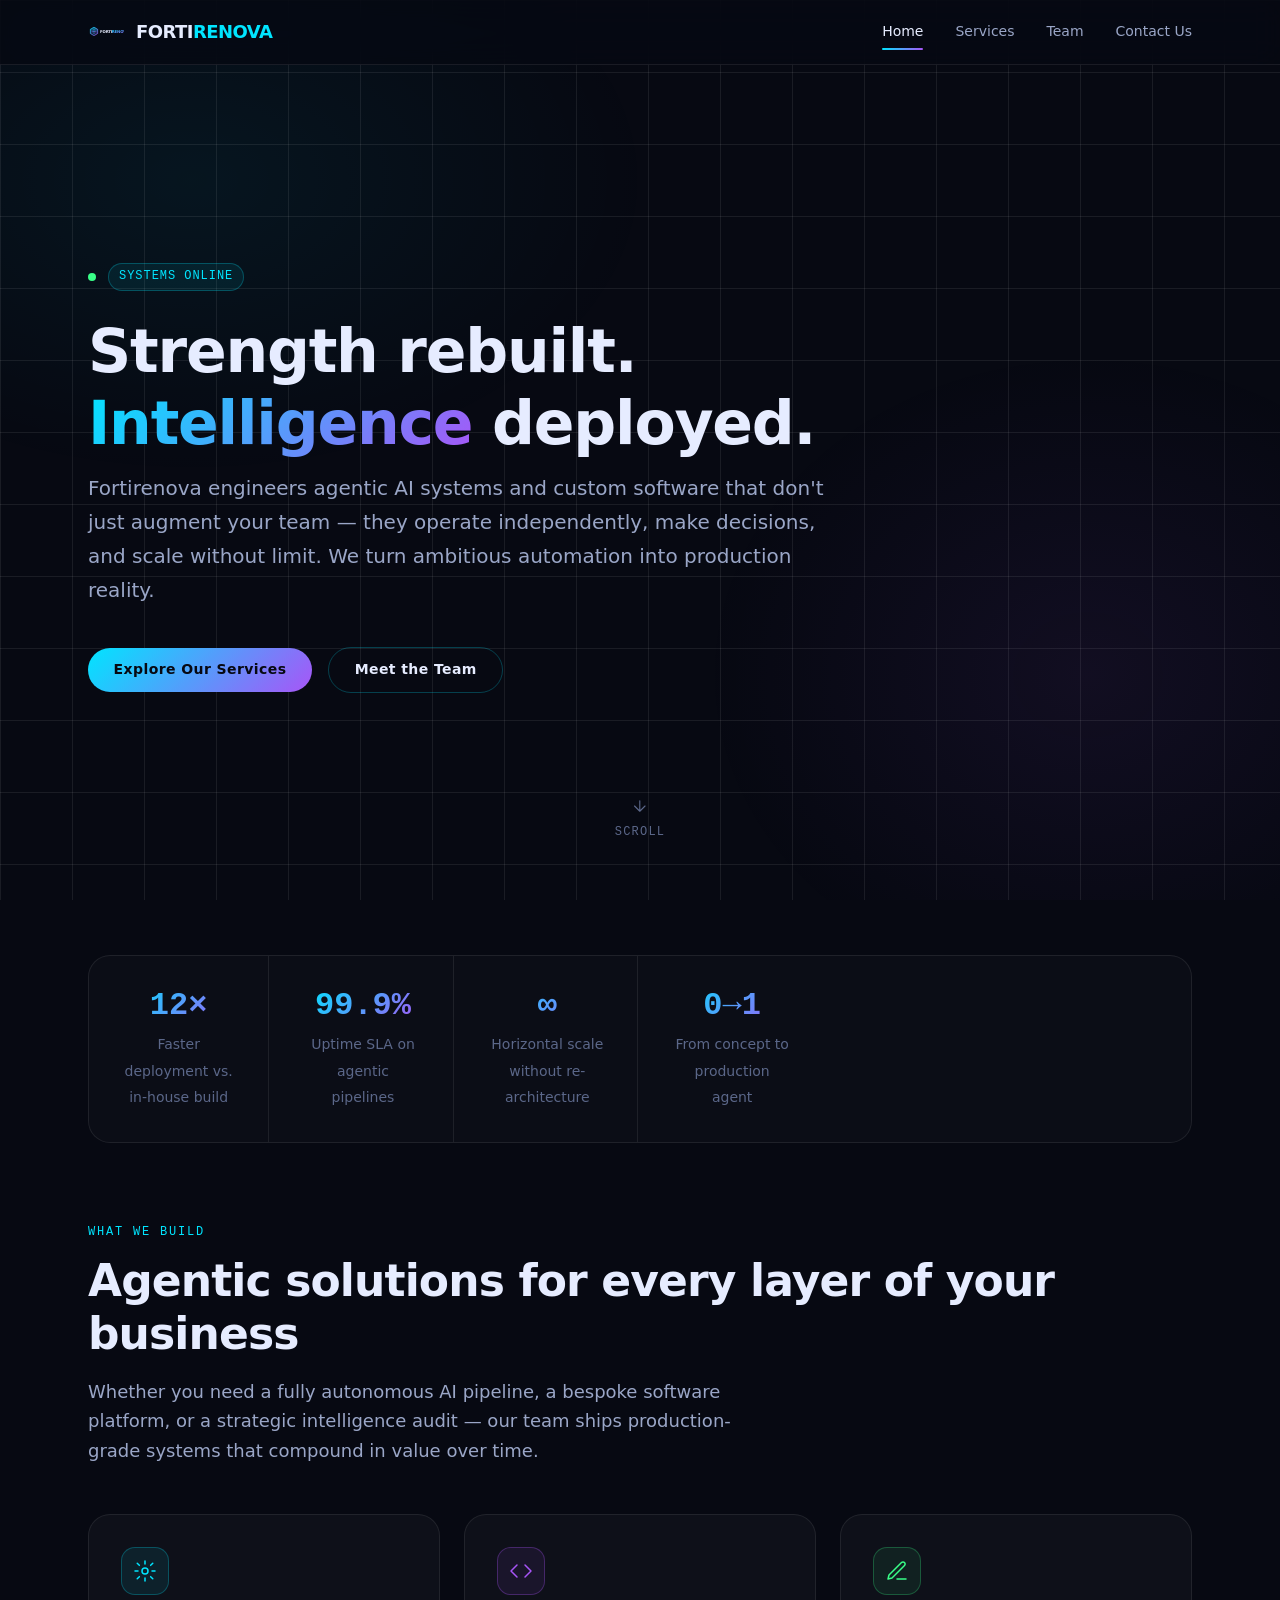
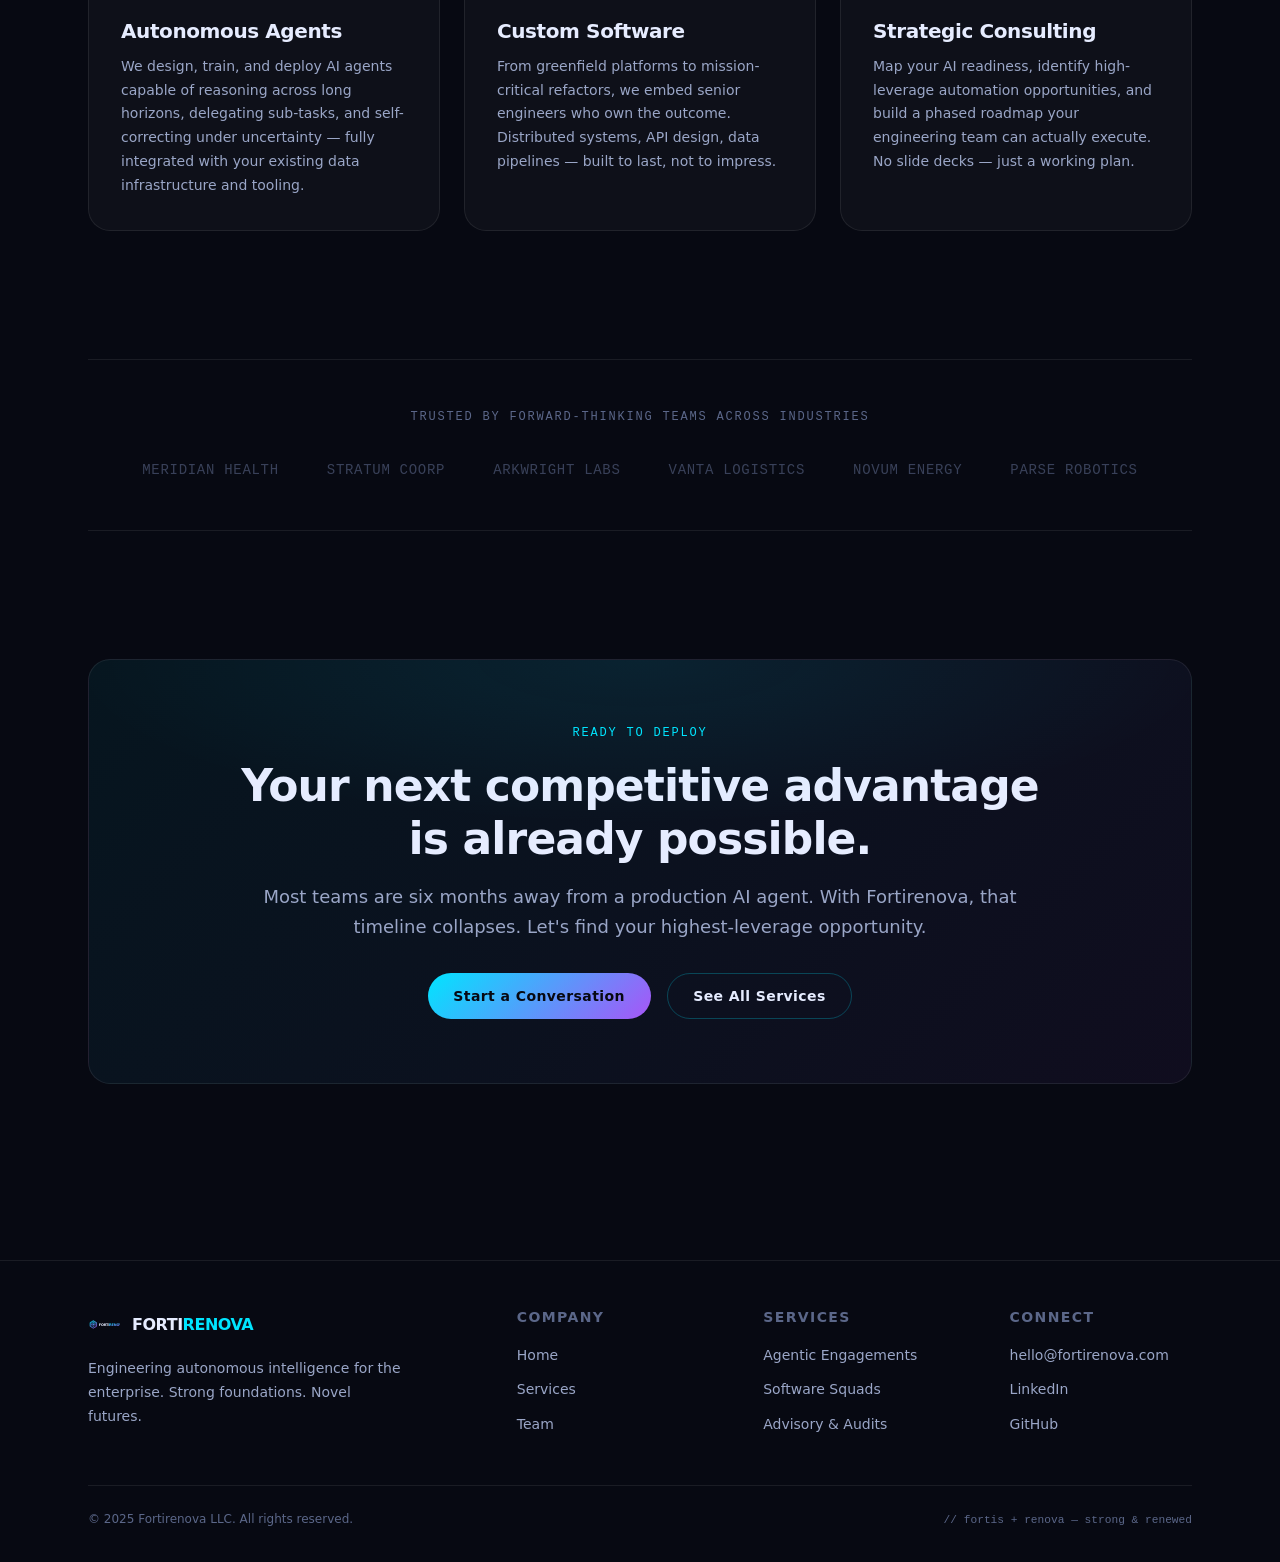
<file: html/index.html>
<!DOCTYPE html>
<html lang="en">
<head>
  <meta charset="UTF-8">
  <meta name="viewport" content="width=device-width, initial-scale=1.0">
  <meta name="description" content="Fortirenova — Agentic AI solutions and custom software for forward-thinking enterprises. We build autonomous intelligent systems that work.">
  <title>Fortirenova — Strength Rebuilt. Intelligence Deployed.</title>
  <link rel="stylesheet" href="assets/css/tokens.css">
  <link rel="stylesheet" href="assets/css/base.css">
  <link rel="stylesheet" href="assets/css/layout.css">
  <link rel="stylesheet" href="assets/css/pages.css">
  <link rel="icon" type="image/svg+xml" href="assets/img/logo.svg">
</head>
<body>

<!-- ── Navigation ──────────────────────────────────────── -->
<header class="site-header">
  <div class="container nav-inner">
    <a href="index.html" class="nav-logo" aria-label="Fortirenova home">
      <img src="assets/img/logo.svg" alt="" class="nav-logo-mark" width="36" height="36">
      <span class="nav-logo-name">FORTI<span>RENOVA</span></span>
    </a>
    <nav class="nav-links" aria-label="Primary navigation">
      <a href="index.html" aria-current="page">Home</a>
      <a href="services.html">Services</a>
      <a href="team.html">Team</a>
      <a href="mailto:hello@fortirenova.com">Contact Us</a>
    </nav>
    <button class="nav-hamburger" id="nav-toggle" aria-expanded="false" aria-controls="nav-mobile" aria-label="Toggle navigation">
      <span></span><span></span><span></span>
    </button>
  </div>
  <nav class="nav-mobile" id="nav-mobile" aria-label="Mobile navigation">
    <a href="index.html" aria-current="page">Home</a>
    <a href="services.html">Services</a>
    <a href="team.html">Team</a>
    <a href="mailto:hello@fortirenova.com">Contact Us</a>
  </nav>
</header>

<!-- ── Hero ────────────────────────────────────────────── -->
<main>
<section class="hero container">
  <div class="hero-eyebrow">
    <span class="status-dot" aria-hidden="true"></span>
    <span class="tag">Systems Online</span>
  </div>
  <h1>
    Strength rebuilt.<br>
    <span class="hero-cycle" aria-label="Intelligence deployed">
      <span class="hero-cycle-words" aria-hidden="true">
        <span>Intelligence</span>
        <span>Autonomy</span>
        <span>Velocity</span>
      </span>
    </span>
    deployed.
  </h1>
  <p class="hero-sub">
    Fortirenova engineers agentic AI systems and custom software that don't just augment your team —
    they operate independently, make decisions, and scale without limit. We turn ambitious automation
    into production reality.
  </p>
  <div class="hero-actions">
    <a href="services.html" class="btn btn-primary">Explore Our Services</a>
    <a href="team.html" class="btn btn-ghost">Meet the Team</a>
  </div>
  <div class="hero-scroll" aria-hidden="true">
    <svg viewBox="0 0 24 24" fill="none" stroke="currentColor" stroke-width="1.5" stroke-linecap="round" stroke-linejoin="round">
      <path d="M12 5v14M5 12l7 7 7-7"/>
    </svg>
    <span>Scroll</span>
  </div>
</section>

<!-- ── Stats ────────────────────────────────────────────── -->
<section class="section container">
  <div class="stats-strip">
    <div class="stat-item">
      <span class="stat-value">12×</span>
      <span class="stat-label">Faster deployment vs. in-house build</span>
    </div>
    <div class="stat-item">
      <span class="stat-value">99.9%</span>
      <span class="stat-label">Uptime SLA on agentic pipelines</span>
    </div>
    <div class="stat-item">
      <span class="stat-value">∞</span>
      <span class="stat-label">Horizontal scale without re-architecture</span>
    </div>
    <div class="stat-item">
      <span class="stat-value">0→1</span>
      <span class="stat-label">From concept to production agent</span>
    </div>
  </div>
</section>

<!-- ── Value props ──────────────────────────────────────── -->
<section class="section container">
  <span class="section-label">What We Build</span>
  <h2 class="section-title">Agentic solutions for every layer of your business</h2>
  <p class="section-sub">
    Whether you need a fully autonomous AI pipeline, a bespoke software platform, or a strategic
    intelligence audit — our team ships production-grade systems that compound in value over time.
  </p>

  <div class="props-grid">
    <div class="prop-card">
      <div class="prop-icon">
        <svg viewBox="0 0 24 24" fill="none" stroke="currentColor" stroke-width="1.5" stroke-linecap="round" stroke-linejoin="round">
          <circle cx="12" cy="12" r="3"/><path d="M12 2v3M12 19v3M4.22 4.22l2.12 2.12M17.66 17.66l2.12 2.12M2 12h3M19 12h3M4.22 19.78l2.12-2.12M17.66 6.34l2.12-2.12"/>
        </svg>
      </div>
      <h3>Autonomous Agents</h3>
      <p>
        We design, train, and deploy AI agents capable of reasoning across long horizons, delegating
        sub-tasks, and self-correcting under uncertainty — fully integrated with your existing data
        infrastructure and tooling.
      </p>
    </div>

    <div class="prop-card">
      <div class="prop-icon" style="background:rgb(168 85 247 / 0.08);border-color:rgb(168 85 247 / 0.3);">
        <svg viewBox="0 0 24 24" fill="none" stroke="var(--accent-violet)" stroke-width="1.5" stroke-linecap="round" stroke-linejoin="round">
          <polyline points="16 18 22 12 16 6"/><polyline points="8 6 2 12 8 18"/>
        </svg>
      </div>
      <h3>Custom Software</h3>
      <p>
        From greenfield platforms to mission-critical refactors, we embed senior engineers who
        own the outcome. Distributed systems, API design, data pipelines — built to last, not to impress.
      </p>
    </div>

    <div class="prop-card">
      <div class="prop-icon" style="background:rgb(57 255 136 / 0.07);border-color:rgb(57 255 136 / 0.25);">
        <svg viewBox="0 0 24 24" fill="none" stroke="var(--accent-green)" stroke-width="1.5" stroke-linecap="round" stroke-linejoin="round">
          <path d="M12 20h9"/><path d="M16.5 3.5a2.121 2.121 0 013 3L7 19l-4 1 1-4 12.5-12.5z"/>
        </svg>
      </div>
      <h3>Strategic Consulting</h3>
      <p>
        Map your AI readiness, identify high-leverage automation opportunities, and build a phased
        roadmap your engineering team can actually execute. No slide decks — just a working plan.
      </p>
    </div>
  </div>
</section>

<!-- ── Trust strip ──────────────────────────────────────── -->
<section class="container">
  <div class="trust-strip">
    <p>Trusted by forward-thinking teams across industries</p>
    <div class="trust-logos" aria-hidden="true">
      <span>MERIDIAN HEALTH</span>
      <span>STRATUM COORP</span>
      <span>ARKWRIGHT LABS</span>
      <span>VANTA LOGISTICS</span>
      <span>NOVUM ENERGY</span>
      <span>PARSE ROBOTICS</span>
    </div>
  </div>
</section>

<!-- ── CTA ──────────────────────────────────────────────── -->
<section class="section container">
  <div class="cta-banner">
    <span class="section-label" style="display:block;margin-bottom:var(--space-4);">Ready to Deploy</span>
    <h2>Your next competitive advantage<br>is already possible.</h2>
    <p>
      Most teams are six months away from a production AI agent. With Fortirenova,
      that timeline collapses. Let's find your highest-leverage opportunity.
    </p>
    <div style="display:flex;gap:1rem;justify-content:center;flex-wrap:wrap;">
      <a href="mailto:hello@fortirenova.com" class="btn btn-primary">Start a Conversation</a>
      <a href="services.html" class="btn btn-ghost">See All Services</a>
    </div>
  </div>
</section>
</main>

<!-- ── Footer ───────────────────────────────────────────── -->
<footer class="site-footer">
  <div class="container">
    <div class="footer-inner">
      <div class="footer-brand">
        <a href="index.html" class="nav-logo" aria-label="Fortirenova home">
          <img src="assets/img/logo.svg" alt="" width="32" height="32">
          <span class="nav-logo-name" style="font-size:1rem;">FORTI<span>RENOVA</span></span>
        </a>
        <p>Engineering autonomous intelligence for the enterprise. Strong foundations. Novel futures.</p>
      </div>
      <div class="footer-col">
        <h4>Company</h4>
        <ul>
          <li><a href="index.html">Home</a></li>
          <li><a href="services.html">Services</a></li>
          <li><a href="team.html">Team</a></li>
        </ul>
      </div>
      <div class="footer-col">
        <h4>Services</h4>
        <ul>
          <li><a href="services.html#agents">Agentic Engagements</a></li>
          <li><a href="services.html#software">Software Squads</a></li>
          <li><a href="services.html#advisory">Advisory &amp; Audits</a></li>
        </ul>
      </div>
      <div class="footer-col">
        <h4>Connect</h4>
        <ul>
          <li><a href="mailto:hello@fortirenova.com">hello@fortirenova.com</a></li>
          <li><a href="#" aria-label="LinkedIn">LinkedIn</a></li>
          <li><a href="#" aria-label="GitHub">GitHub</a></li>
        </ul>
      </div>
    </div>
    <div class="footer-bottom">
      <p>&copy; 2025 Fortirenova LLC. All rights reserved.</p>
      <p class="mono" style="font-size:0.7rem;color:var(--fg-2);">// fortis + renova — strong &amp; renewed</p>
    </div>
  </div>
</footer>

<script src="assets/js/nav.js"></script>
</body>
</html>
</file>
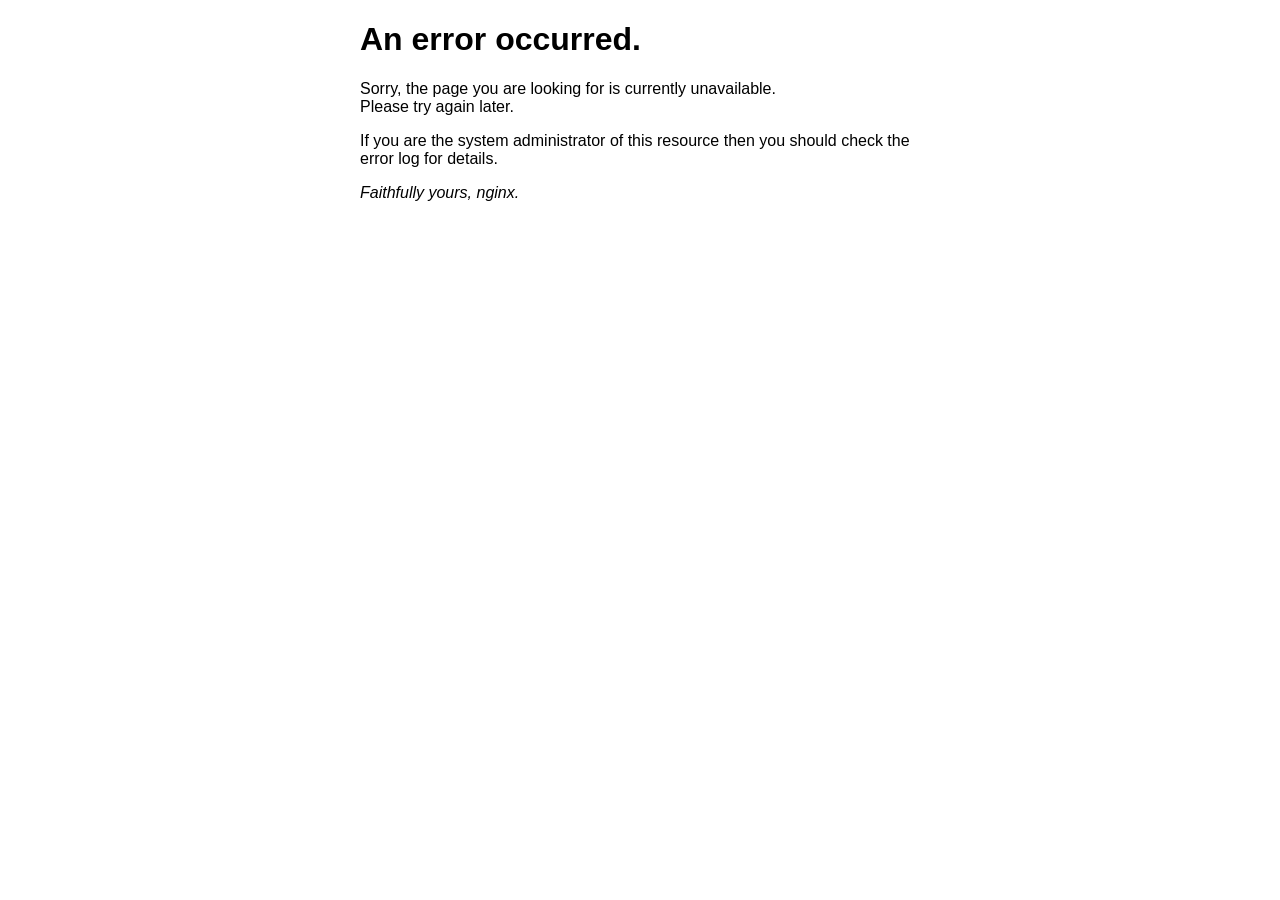
<file: html/50x.html>
<!DOCTYPE html>
<html>
<head>
<title>Error</title>
<style>
html { color-scheme: light dark; }
body { width: 35em; margin: 0 auto;
font-family: Tahoma, Verdana, Arial, sans-serif; }
</style>
</head>
<body>
<h1>An error occurred.</h1>
<p>Sorry, the page you are looking for is currently unavailable.<br/>
Please try again later.</p>
<p>If you are the system administrator of this resource then you should check
the error log for details.</p>
<p><em>Faithfully yours, nginx.</em></p>
</body>
</html>
</file>
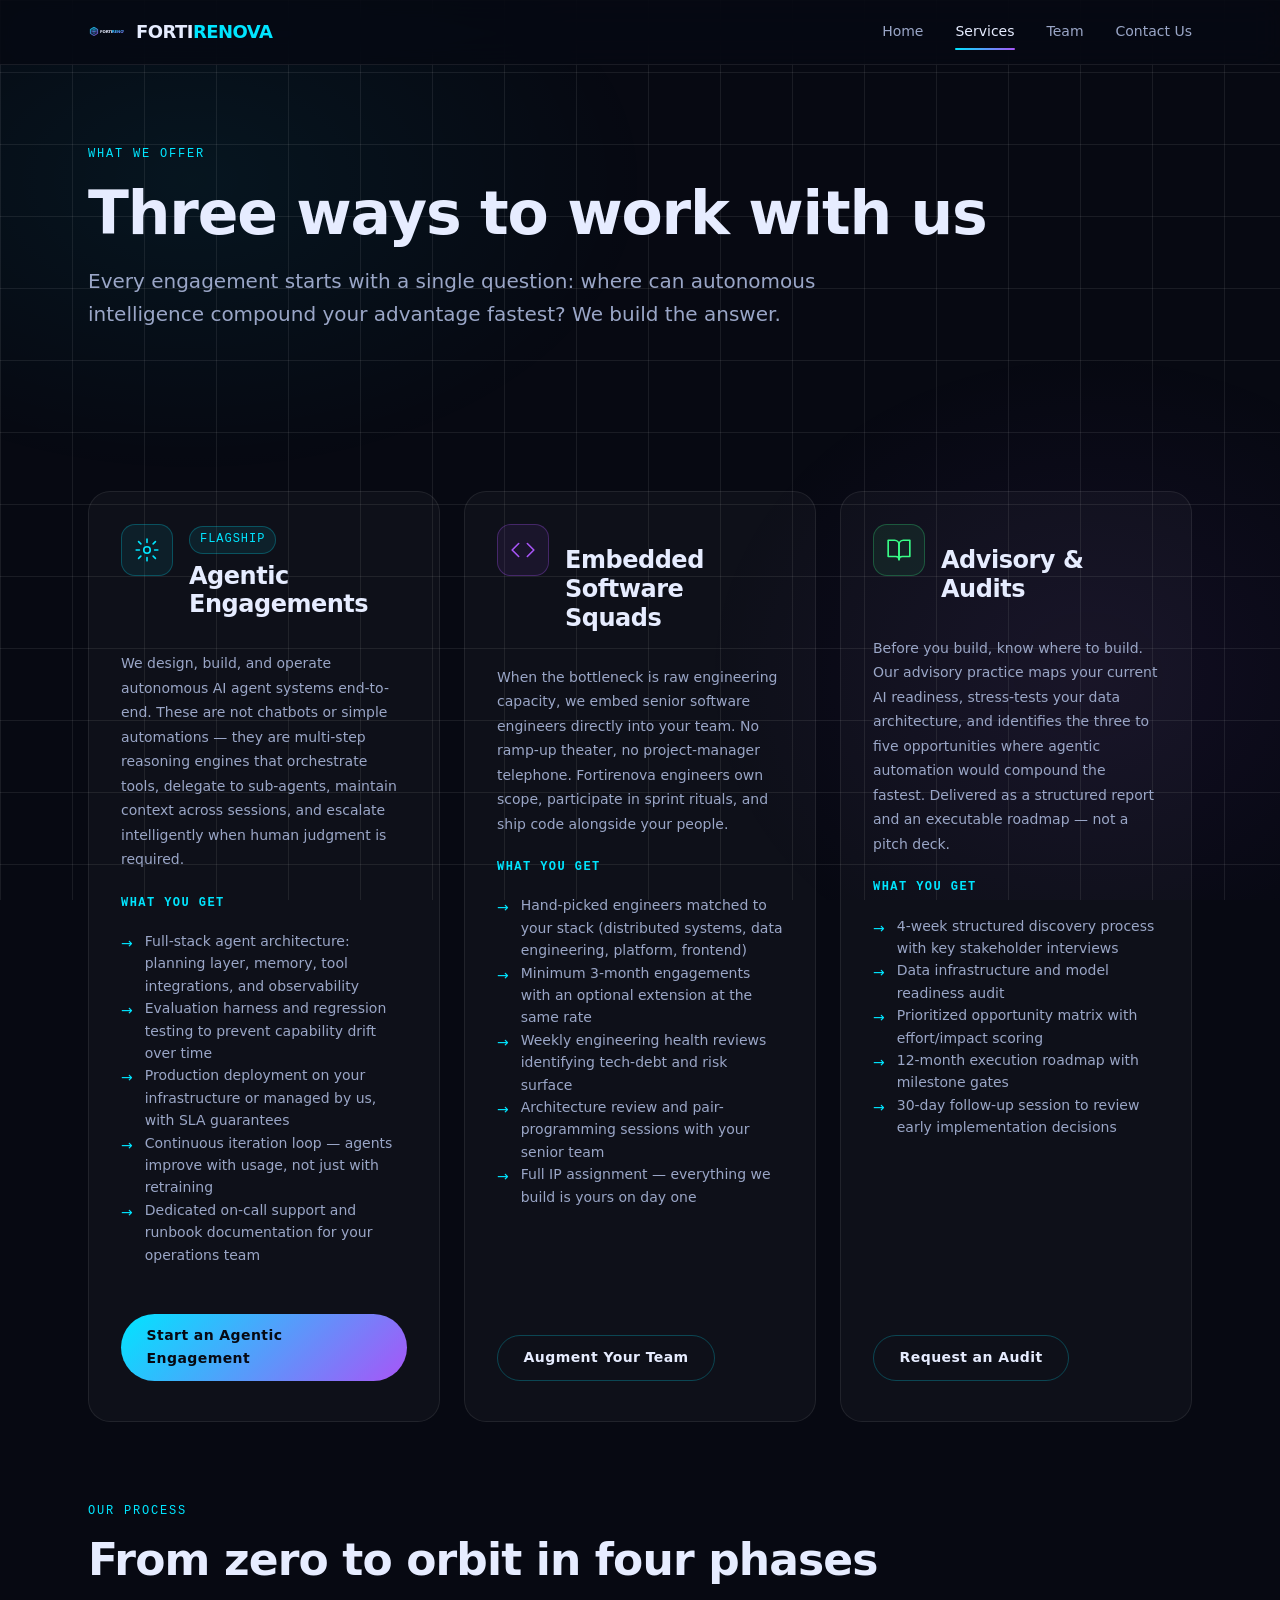
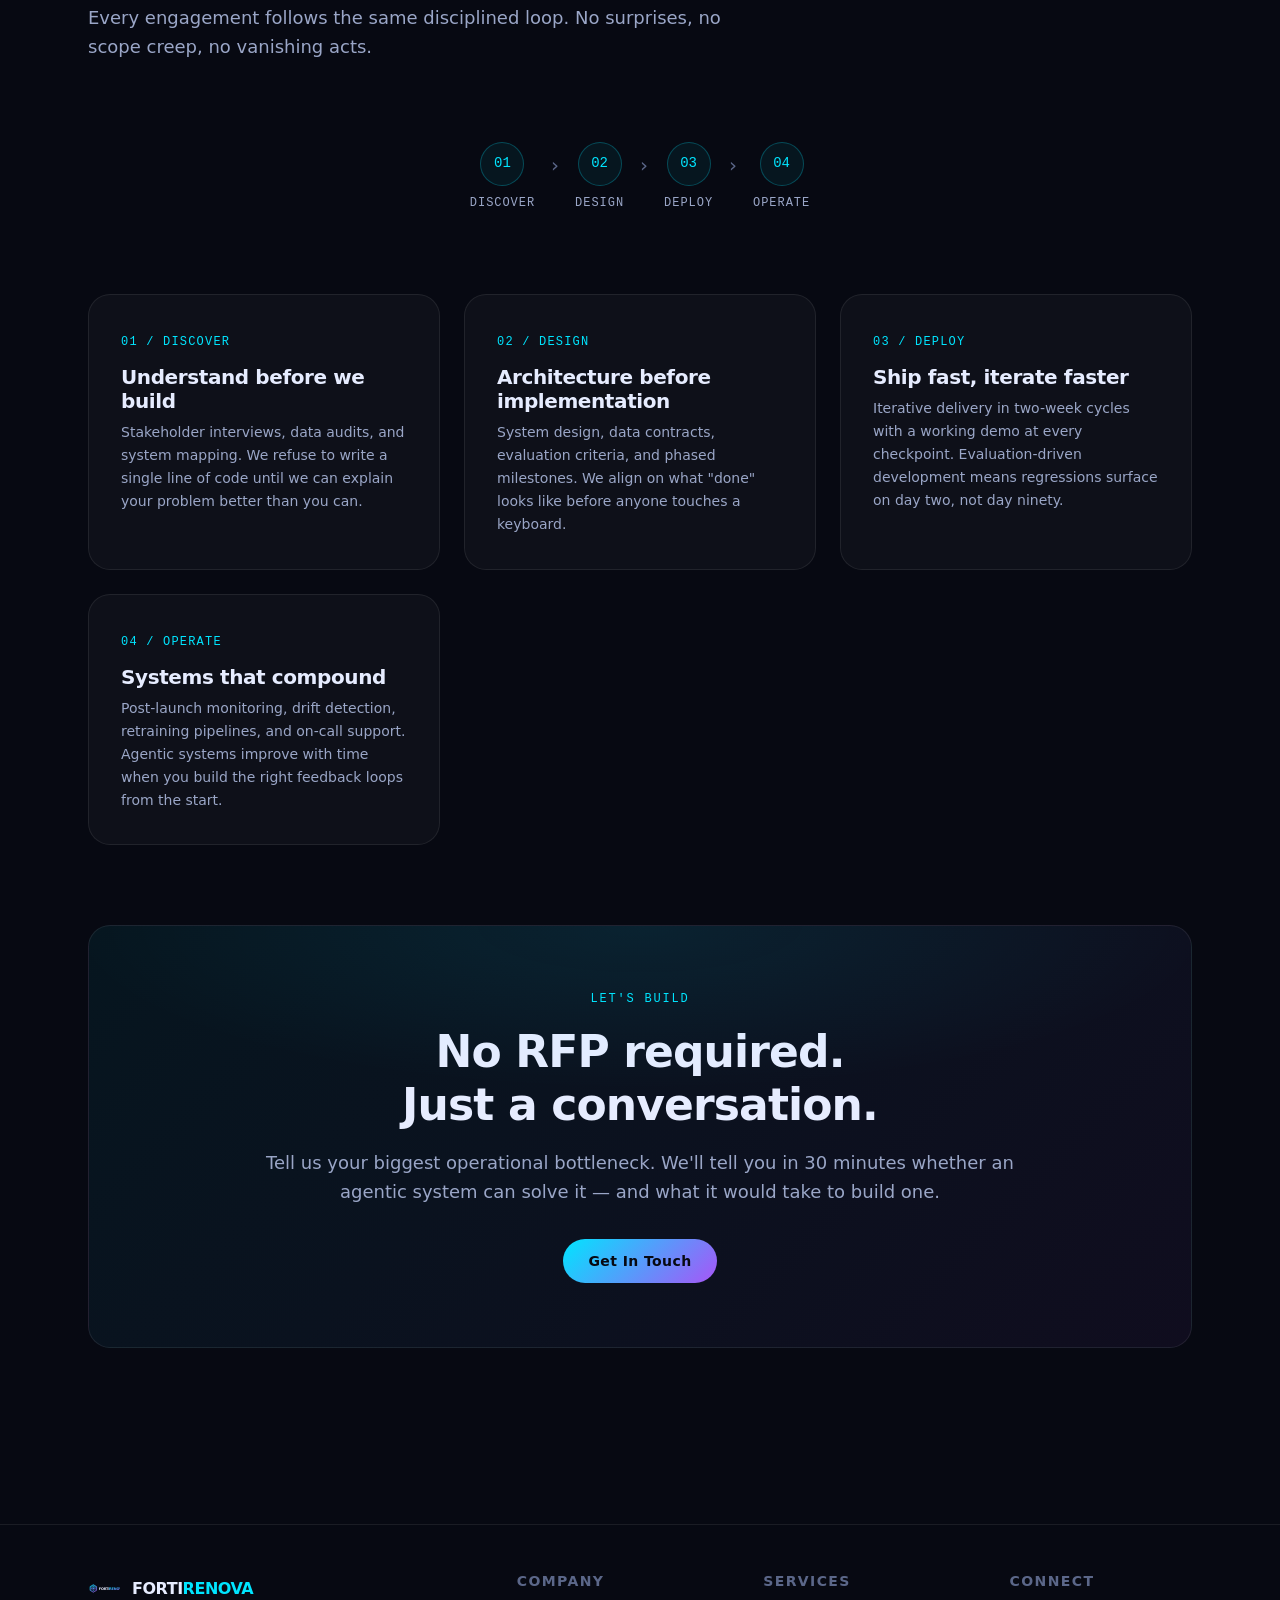
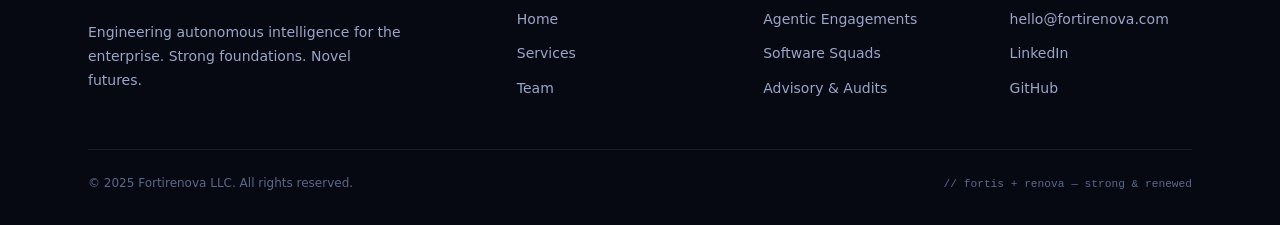
<file: html/services.html>
<!DOCTYPE html>
<html lang="en">
<head>
  <meta charset="UTF-8">
  <meta name="viewport" content="width=device-width, initial-scale=1.0">
  <meta name="description" content="Fortirenova services — Agentic AI engagements, embedded software squads, and strategic advisory. We build what others can't imagine.">
  <title>Services — Fortirenova</title>
  <link rel="stylesheet" href="assets/css/tokens.css">
  <link rel="stylesheet" href="assets/css/base.css">
  <link rel="stylesheet" href="assets/css/layout.css">
  <link rel="stylesheet" href="assets/css/pages.css">
  <link rel="icon" type="image/svg+xml" href="assets/img/logo.svg">
</head>
<body>

<!-- ── Navigation ──────────────────────────────────────── -->
<header class="site-header">
  <div class="container nav-inner">
    <a href="index.html" class="nav-logo" aria-label="Fortirenova home">
      <img src="assets/img/logo.svg" alt="" class="nav-logo-mark" width="36" height="36">
      <span class="nav-logo-name">FORTI<span>RENOVA</span></span>
    </a>
    <nav class="nav-links" aria-label="Primary navigation">
      <a href="index.html">Home</a>
      <a href="services.html" aria-current="page">Services</a>
      <a href="team.html">Team</a>
      <a href="mailto:hello@fortirenova.com">Contact Us</a>
    </nav>
    <button class="nav-hamburger" id="nav-toggle" aria-expanded="false" aria-controls="nav-mobile" aria-label="Toggle navigation">
      <span></span><span></span><span></span>
    </button>
  </div>
  <nav class="nav-mobile" id="nav-mobile" aria-label="Mobile navigation">
    <a href="index.html">Home</a>
    <a href="services.html" aria-current="page">Services</a>
    <a href="team.html">Team</a>
    <a href="mailto:hello@fortirenova.com">Contact Us</a>
  </nav>
</header>

<main>
<!-- ── Services hero ────────────────────────────────────── -->
<section class="services-hero container">
  <span class="section-label">What We Offer</span>
  <h1>Three ways to work with us</h1>
  <p style="font-size:var(--text-xl);color:var(--fg-1);max-width:60ch;margin-top:var(--space-4);">
    Every engagement starts with a single question: where can autonomous intelligence
    compound your advantage fastest? We build the answer.
  </p>
</section>

<!-- ── Service cards ────────────────────────────────────── -->
<section class="section container">
  <div class="grid-auto-md">

    <!-- Agentic Engagements -->
    <article class="service-card" id="agents">
      <div class="service-card-header">
        <div class="service-icon">
          <svg viewBox="0 0 24 24" fill="none" stroke="currentColor" stroke-width="1.5" stroke-linecap="round" stroke-linejoin="round" aria-hidden="true">
            <circle cx="12" cy="12" r="3"/><path d="M12 2v3M12 19v3M4.22 4.22l2.12 2.12M17.66 17.66l2.12 2.12M2 12h3M19 12h3M4.22 19.78l2.12-2.12M17.66 6.34l2.12-2.12"/>
          </svg>
        </div>
        <div>
          <span class="tag" style="margin-bottom:0.5rem;display:inline-flex;">Flagship</span>
          <h3>Agentic Engagements</h3>
        </div>
      </div>
      <p>
        We design, build, and operate autonomous AI agent systems end-to-end. These are not
        chatbots or simple automations — they are multi-step reasoning engines that orchestrate tools,
        delegate to sub-agents, maintain context across sessions, and escalate intelligently when
        human judgment is required.
      </p>
      <div class="service-outcomes">
        <h4>What You Get</h4>
        <ul>
          <li>Full-stack agent architecture: planning layer, memory, tool integrations, and observability</li>
          <li>Evaluation harness and regression testing to prevent capability drift over time</li>
          <li>Production deployment on your infrastructure or managed by us, with SLA guarantees</li>
          <li>Continuous iteration loop — agents improve with usage, not just with retraining</li>
          <li>Dedicated on-call support and runbook documentation for your operations team</li>
        </ul>
      </div>
      <div style="margin-top:auto;padding-top:1.5rem;">
        <a href="mailto:hello@fortirenova.com?subject=Agentic Engagement Inquiry" class="btn btn-primary">Start an Agentic Engagement</a>
      </div>
    </article>

    <!-- Software Squads -->
    <article class="service-card" id="software">
      <div class="service-card-header">
        <div class="service-icon" style="background:rgb(168 85 247 / 0.08);border-color:rgb(168 85 247 / 0.3);">
          <svg viewBox="0 0 24 24" fill="none" stroke="var(--accent-violet)" stroke-width="1.5" stroke-linecap="round" stroke-linejoin="round" aria-hidden="true">
            <polyline points="16 18 22 12 16 6"/><polyline points="8 6 2 12 8 18"/>
          </svg>
        </div>
        <div>
          <h3 style="margin-top:1.4rem;">Embedded Software Squads</h3>
        </div>
      </div>
      <p>
        When the bottleneck is raw engineering capacity, we embed senior software engineers
        directly into your team. No ramp-up theater, no project-manager telephone. Fortirenova
        engineers own scope, participate in sprint rituals, and ship code alongside your people.
      </p>
      <div class="service-outcomes">
        <h4>What You Get</h4>
        <ul>
          <li>Hand-picked engineers matched to your stack (distributed systems, data engineering, platform, frontend)</li>
          <li>Minimum 3-month engagements with an optional extension at the same rate</li>
          <li>Weekly engineering health reviews identifying tech-debt and risk surface</li>
          <li>Architecture review and pair-programming sessions with your senior team</li>
          <li>Full IP assignment — everything we build is yours on day one</li>
        </ul>
      </div>
      <div style="margin-top:auto;padding-top:1.5rem;">
        <a href="mailto:hello@fortirenova.com?subject=Software Squad Inquiry" class="btn btn-ghost">Augment Your Team</a>
      </div>
    </article>

    <!-- Advisory -->
    <article class="service-card" id="advisory">
      <div class="service-card-header">
        <div class="service-icon" style="background:rgb(57 255 136 / 0.07);border-color:rgb(57 255 136 / 0.25);">
          <svg viewBox="0 0 24 24" fill="none" stroke="var(--accent-green)" stroke-width="1.5" stroke-linecap="round" stroke-linejoin="round" aria-hidden="true">
            <path d="M2 3h6a4 4 0 014 4v14a3 3 0 00-3-3H2z"/><path d="M22 3h-6a4 4 0 00-4 4v14a3 3 0 013-3h7z"/>
          </svg>
        </div>
        <div>
          <h3 style="margin-top:1.4rem;">Advisory &amp; Audits</h3>
        </div>
      </div>
      <p>
        Before you build, know where to build. Our advisory practice maps your current AI
        readiness, stress-tests your data architecture, and identifies the three to five
        opportunities where agentic automation would compound the fastest. Delivered as
        a structured report and an executable roadmap — not a pitch deck.
      </p>
      <div class="service-outcomes">
        <h4>What You Get</h4>
        <ul>
          <li>4-week structured discovery process with key stakeholder interviews</li>
          <li>Data infrastructure and model readiness audit</li>
          <li>Prioritized opportunity matrix with effort/impact scoring</li>
          <li>12-month execution roadmap with milestone gates</li>
          <li>30-day follow-up session to review early implementation decisions</li>
        </ul>
      </div>
      <div style="margin-top:auto;padding-top:1.5rem;">
        <a href="mailto:hello@fortirenova.com?subject=Advisory Inquiry" class="btn btn-ghost">Request an Audit</a>
      </div>
    </article>

  </div>
</section>

<!-- ── Process ───────────────────────────────────────────── -->
<section class="section container">
  <span class="section-label">Our Process</span>
  <h2 class="section-title">From zero to orbit in four phases</h2>
  <p class="section-sub">
    Every engagement follows the same disciplined loop. No surprises, no scope creep,
    no vanishing acts.
  </p>

  <div class="process-strip">
    <div class="process-step">
      <span class="process-num">01</span>
      <span class="process-step-label">Discover</span>
    </div>
    <span class="process-arrow" aria-hidden="true">›</span>
    <div class="process-step">
      <span class="process-num">02</span>
      <span class="process-step-label">Design</span>
    </div>
    <span class="process-arrow" aria-hidden="true">›</span>
    <div class="process-step">
      <span class="process-num">03</span>
      <span class="process-step-label">Deploy</span>
    </div>
    <span class="process-arrow" aria-hidden="true">›</span>
    <div class="process-step">
      <span class="process-num">04</span>
      <span class="process-step-label">Operate</span>
    </div>
  </div>

  <div class="grid-auto-md" style="margin-top:var(--space-12);">
    <div class="card-panel">
      <span class="mono" style="font-size:0.75rem;color:var(--accent-cyan);letter-spacing:0.1em;">01 / DISCOVER</span>
      <h4 style="margin-top:0.75rem;margin-bottom:0.5rem;">Understand before we build</h4>
      <p style="font-size:0.875rem;">Stakeholder interviews, data audits, and system mapping. We refuse to write a single line of code until we can explain your problem better than you can.</p>
    </div>
    <div class="card-panel">
      <span class="mono" style="font-size:0.75rem;color:var(--accent-cyan);letter-spacing:0.1em;">02 / DESIGN</span>
      <h4 style="margin-top:0.75rem;margin-bottom:0.5rem;">Architecture before implementation</h4>
      <p style="font-size:0.875rem;">System design, data contracts, evaluation criteria, and phased milestones. We align on what "done" looks like before anyone touches a keyboard.</p>
    </div>
    <div class="card-panel">
      <span class="mono" style="font-size:0.75rem;color:var(--accent-cyan);letter-spacing:0.1em;">03 / DEPLOY</span>
      <h4 style="margin-top:0.75rem;margin-bottom:0.5rem;">Ship fast, iterate faster</h4>
      <p style="font-size:0.875rem;">Iterative delivery in two-week cycles with a working demo at every checkpoint. Evaluation-driven development means regressions surface on day two, not day ninety.</p>
    </div>
    <div class="card-panel">
      <span class="mono" style="font-size:0.75rem;color:var(--accent-cyan);letter-spacing:0.1em;">04 / OPERATE</span>
      <h4 style="margin-top:0.75rem;margin-bottom:0.5rem;">Systems that compound</h4>
      <p style="font-size:0.875rem;">Post-launch monitoring, drift detection, retraining pipelines, and on-call support. Agentic systems improve with time when you build the right feedback loops from the start.</p>
    </div>
  </div>
</section>

<!-- ── CTA ──────────────────────────────────────────────── -->
<section class="section container">
  <div class="cta-banner">
    <span class="section-label" style="display:block;margin-bottom:var(--space-4);">Let's Build</span>
    <h2>No RFP required.<br>Just a conversation.</h2>
    <p>
      Tell us your biggest operational bottleneck. We'll tell you in 30 minutes whether
      an agentic system can solve it — and what it would take to build one.
    </p>
    <a href="mailto:hello@fortirenova.com" class="btn btn-primary">Get In Touch</a>
  </div>
</section>
</main>

<!-- ── Footer ───────────────────────────────────────────── -->
<footer class="site-footer">
  <div class="container">
    <div class="footer-inner">
      <div class="footer-brand">
        <a href="index.html" class="nav-logo" aria-label="Fortirenova home">
          <img src="assets/img/logo.svg" alt="" width="32" height="32">
          <span class="nav-logo-name" style="font-size:1rem;">FORTI<span>RENOVA</span></span>
        </a>
        <p>Engineering autonomous intelligence for the enterprise. Strong foundations. Novel futures.</p>
      </div>
      <div class="footer-col">
        <h4>Company</h4>
        <ul>
          <li><a href="index.html">Home</a></li>
          <li><a href="services.html">Services</a></li>
          <li><a href="team.html">Team</a></li>
        </ul>
      </div>
      <div class="footer-col">
        <h4>Services</h4>
        <ul>
          <li><a href="services.html#agents">Agentic Engagements</a></li>
          <li><a href="services.html#software">Software Squads</a></li>
          <li><a href="services.html#advisory">Advisory &amp; Audits</a></li>
        </ul>
      </div>
      <div class="footer-col">
        <h4>Connect</h4>
        <ul>
          <li><a href="mailto:hello@fortirenova.com">hello@fortirenova.com</a></li>
          <li><a href="#" aria-label="LinkedIn">LinkedIn</a></li>
          <li><a href="#" aria-label="GitHub">GitHub</a></li>
        </ul>
      </div>
    </div>
    <div class="footer-bottom">
      <p>&copy; 2025 Fortirenova LLC. All rights reserved.</p>
      <p class="mono" style="font-size:0.7rem;color:var(--fg-2);">// fortis + renova — strong &amp; renewed</p>
    </div>
  </div>
</footer>

<script src="assets/js/nav.js"></script>
</body>
</html>
</file>
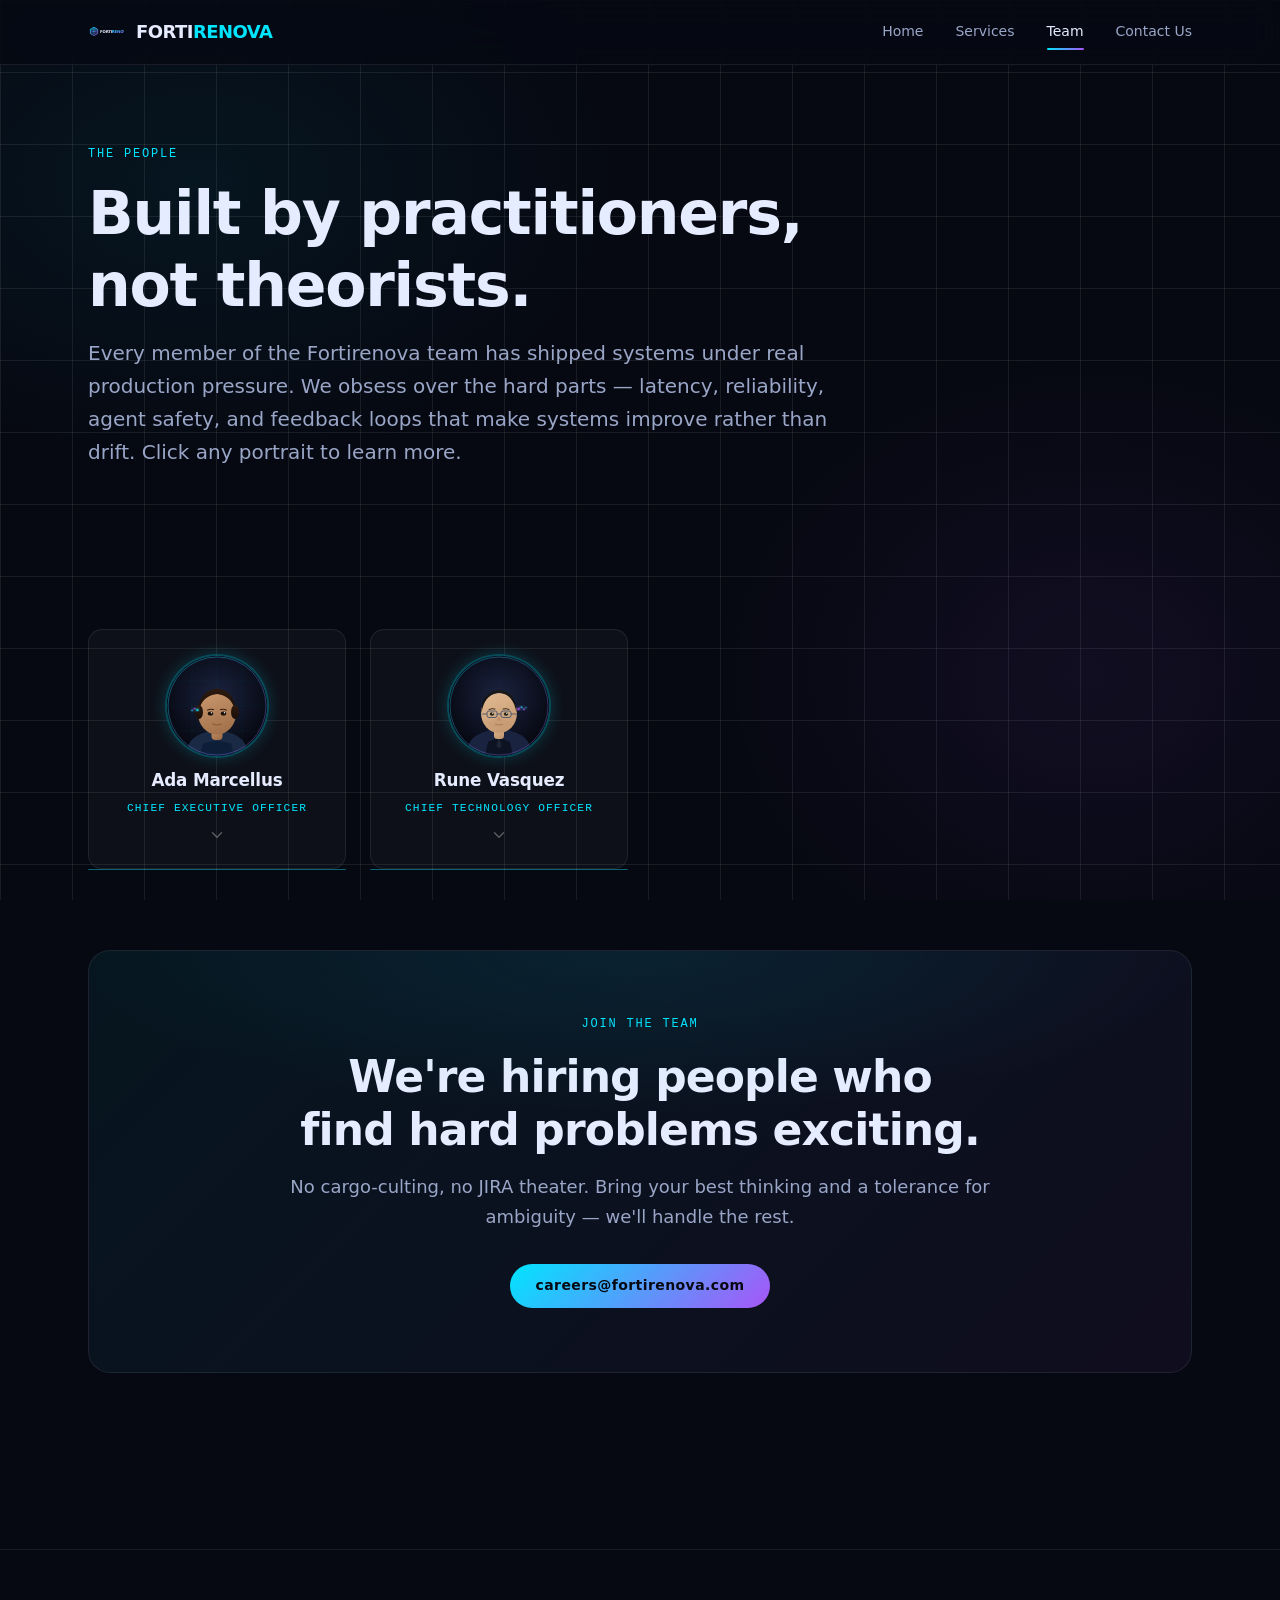
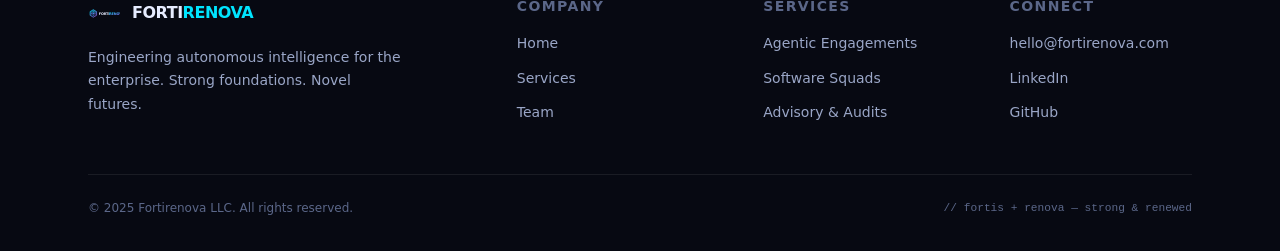
<file: html/team.html>
<!DOCTYPE html>
<html lang="en">
<head>
  <meta charset="UTF-8">
  <meta name="viewport" content="width=device-width, initial-scale=1.0">
  <meta name="description" content="The Fortirenova team — the people building autonomous AI systems and custom software that move the needle.">
  <title>Team — Fortirenova</title>
  <link rel="stylesheet" href="assets/css/tokens.css">
  <link rel="stylesheet" href="assets/css/base.css">
  <link rel="stylesheet" href="assets/css/layout.css">
  <link rel="stylesheet" href="assets/css/pages.css">
  <link rel="icon" type="image/svg+xml" href="assets/img/logo.svg">
</head>
<body>

<!-- ── Navigation ──────────────────────────────────────── -->
<header class="site-header">
  <div class="container nav-inner">
    <a href="index.html" class="nav-logo" aria-label="Fortirenova home">
      <img src="assets/img/logo.svg" alt="" class="nav-logo-mark" width="36" height="36">
      <span class="nav-logo-name">FORTI<span>RENOVA</span></span>
    </a>
    <nav class="nav-links" aria-label="Primary navigation">
      <a href="index.html">Home</a>
      <a href="services.html">Services</a>
      <a href="team.html" aria-current="page">Team</a>
      <a href="mailto:hello@fortirenova.com">Contact Us</a>
    </nav>
    <button class="nav-hamburger" id="nav-toggle" aria-expanded="false" aria-controls="nav-mobile" aria-label="Toggle navigation">
      <span></span><span></span><span></span>
    </button>
  </div>
  <nav class="nav-mobile" id="nav-mobile" aria-label="Mobile navigation">
    <a href="index.html">Home</a>
    <a href="services.html">Services</a>
    <a href="team.html" aria-current="page">Team</a>
    <a href="mailto:hello@fortirenova.com">Contact Us</a>
  </nav>
</header>

<main>
<!-- ── Team hero ────────────────────────────────────────── -->
<section class="team-hero container">
  <span class="section-label">The People</span>
  <h1>Built by practitioners,<br>not theorists.</h1>
  <p style="font-size:var(--text-xl);color:var(--fg-1);max-width:62ch;margin-top:var(--space-4);">
    Every member of the Fortirenova team has shipped systems under real production pressure.
    We obsess over the hard parts — latency, reliability, agent safety, and feedback loops that
    make systems improve rather than drift. Click any portrait to learn more.
  </p>
</section>

<!-- ── Employee grid ────────────────────────────────────── -->
<section class="section container">
  <div class="team-grid" id="team-grid">

    <!--
      ════════════════════════════════════════════════════════════
      SLOT-AUTHORED EMPLOYEE — Ada Marcellus, CEO
      Drop any <employee-info> tag here to add team members.
      Required slots: portrait, first-name, last-name, title
      Optional slots: bio, experience, education, skills, links, quote
      ════════════════════════════════════════════════════════════
    -->
    <employee-info>
      <img slot="portrait" src="assets/img/avatar-ada-marcellus.svg" alt="Ada Marcellus">

      <span slot="first-name">Ada</span>
      <span slot="last-name">Marcellus</span>
      <span slot="title">Chief Executive Officer</span>

      <p slot="bio">
        Ada Marcellus founded Fortirenova after a decade at the frontier of autonomous systems —
        first as a research scientist at DeepMind's multi-agent coordination team, then as Principal
        AI Architect at Palantir where she led the Foundry Intelligence layer deployed across three
        defense agencies. She left to answer a question she kept encountering: why are enterprises
        still treating AI as a feature when it could be the operating system? Fortirenova is her answer.
        Ada believes the most important property of an intelligent system is not raw capability but
        <strong>deployability</strong> — the ability to operate reliably at scale under constraints
        that weren't anticipated during design.
      </p>

      <ul slot="experience">
        <li>Fortirenova — Founder &amp; CEO (2023–present): Building the company from the ground up; leading client strategy, technical vision, and team growth.</li>
        <li>Palantir Technologies — Principal AI Architect (2019–2023): Designed and deployed the Foundry Intelligence layer. Led a distributed team of 22 engineers across 3 time zones.</li>
        <li>DeepMind — Research Scientist, Multi-Agent Systems (2015–2019): Published 8 peer-reviewed papers on cooperative agent behavior and emergent communication. Co-invented the Adaptive Policy Gradient framework (patent pending).</li>
        <li>MIT CSAIL — Research Assistant, Robotics &amp; AI (2013–2015): Contributed to planning algorithms for autonomous logistics systems under Prof. Leslie Kaelbling.</li>
      </ul>

      <ul slot="education">
        <li>M.S. Computer Science — MIT (2015), concentration: Artificial Intelligence &amp; Robotics</li>
        <li>B.S. Mathematics &amp; Computer Science — University of Michigan (2013), summa cum laude</li>
      </ul>

      <ul slot="skills">
        <li>Reinforcement Learning</li>
        <li>Multi-Agent Systems</li>
        <li>Large Language Models</li>
        <li>Distributed Architecture</li>
        <li>Python / JAX / PyTorch</li>
        <li>Technical Leadership</li>
        <li>Enterprise Strategy</li>
        <li>Evaluation Frameworks</li>
      </ul>

      <ul slot="links">
        <li><a href="mailto:ada@fortirenova.com">ada@fortirenova.com</a></li>
        <li><a href="#" target="_blank" rel="noopener">LinkedIn</a></li>
        <li><a href="#" target="_blank" rel="noopener">Google Scholar</a></li>
      </ul>

      <p slot="quote">
        The difference between a demo and a deployed agent is everything.
        Anyone can make something impressive; the hard part is making it
        reliable enough that you can trust it when you're not looking.
      </p>
    </employee-info>

    <!--
      ════════════════════════════════════════════════════════════
      JSON-AUTHORED EMPLOYEE — Rune Vasquez, CTO
      Uses a <script slot="data"> payload instead of named slots.
      Named slots take precedence if both are present.
      ════════════════════════════════════════════════════════════
    -->
    <employee-info>
      <script slot="data" type="application/json">
        {
          "firstName": "Rune",
          "lastName": "Vasquez",
          "title": "Chief Technology Officer",
          "portrait": "assets/img/avatar-rune-vasquez.svg",
          "bio": "Rune Vasquez has spent fifteen years building the plumbing that makes ambitious systems actually work. He joined Fortirenova as founding CTO after six years at Stripe, where he led the infrastructure team responsible for payments processing across 135 countries — a system that handles billions of transactions per year with five-nines availability. Before Stripe he was a distributed-systems engineer at Cloudflare and an early infrastructure hire at a Series B logistics startup that was eventually acquired. Rune is obsessive about the 'boring' parts of AI: latency, observability, determinism, cost, and the feedback loops that prevent agents from degrading silently in production. He holds six patents in distributed transaction processing.",
          "experience": [
            "Fortirenova — Co-Founder & CTO (2023–present): Architecting the agent infrastructure platform. Responsible for all engineering hiring and technical standards.",
            "Stripe — Staff Infrastructure Engineer (2017–2023): Led the core payments infrastructure team (34 engineers). Delivered the Stripe Connect v2 architecture, reducing p99 latency by 68% and infrastructure cost by 41%.",
            "Cloudflare — Senior Systems Engineer (2014–2017): Built the request routing and load-shedding system now handling 25M+ requests per second globally.",
            "FreightOS (acq. 2014) — Infrastructure Engineer #3 (2012–2014): Scaled the core booking platform from prototype to Series B. Survived three 10× traffic spikes without downtime."
          ],
          "education": [
            "M.Eng. Electrical Engineering & Computer Science — MIT (2012), thesis: Consensus Protocols for Geographically-Distributed Datastores",
            "B.S. Computer Engineering — Carnegie Mellon University (2011), with honors"
          ],
          "skills": [
            "Distributed Systems",
            "Go / Rust / C++",
            "Kubernetes & eBPF",
            "Agent Observability",
            "PostgreSQL / FoundationDB",
            "SRE & Reliability Eng.",
            "Consensus Protocols",
            "Technical Recruiting"
          ],
          "links": [
            { "label": "rune@fortirenova.com", "href": "mailto:rune@fortirenova.com" },
            { "label": "LinkedIn",             "href": "#" },
            { "label": "GitHub",               "href": "#" }
          ],
          "quote": "Latency is respect. When you make someone wait, you're making a claim that your computation is worth their time. Engineer accordingly."
        }
      </script>
    </employee-info>

    <!--
      ════════════════════════════════════════════════════════════
      ADD MORE EMPLOYEES HERE
      Paste a new <employee-info> block using either authoring mode.
      ════════════════════════════════════════════════════════════
    -->

  </div>
</section>

<!-- ── CTA ──────────────────────────────────────────────── -->
<section class="section container">
  <div class="cta-banner">
    <span class="section-label" style="display:block;margin-bottom:var(--space-4);">Join the Team</span>
    <h2>We're hiring people who<br>find hard problems exciting.</h2>
    <p>
      No cargo-culting, no JIRA theater. Bring your best thinking and a tolerance
      for ambiguity — we'll handle the rest.
    </p>
    <a href="mailto:careers@fortirenova.com" class="btn btn-primary">careers@fortirenova.com</a>
  </div>
</section>
</main>

<!-- ── Footer ───────────────────────────────────────────── -->
<footer class="site-footer">
  <div class="container">
    <div class="footer-inner">
      <div class="footer-brand">
        <a href="index.html" class="nav-logo" aria-label="Fortirenova home">
          <img src="assets/img/logo.svg" alt="" width="32" height="32">
          <span class="nav-logo-name" style="font-size:1rem;">FORTI<span>RENOVA</span></span>
        </a>
        <p>Engineering autonomous intelligence for the enterprise. Strong foundations. Novel futures.</p>
      </div>
      <div class="footer-col">
        <h4>Company</h4>
        <ul>
          <li><a href="index.html">Home</a></li>
          <li><a href="services.html">Services</a></li>
          <li><a href="team.html">Team</a></li>
        </ul>
      </div>
      <div class="footer-col">
        <h4>Services</h4>
        <ul>
          <li><a href="services.html#agents">Agentic Engagements</a></li>
          <li><a href="services.html#software">Software Squads</a></li>
          <li><a href="services.html#advisory">Advisory &amp; Audits</a></li>
        </ul>
      </div>
      <div class="footer-col">
        <h4>Connect</h4>
        <ul>
          <li><a href="mailto:hello@fortirenova.com">hello@fortirenova.com</a></li>
          <li><a href="#" aria-label="LinkedIn">LinkedIn</a></li>
          <li><a href="#" aria-label="GitHub">GitHub</a></li>
        </ul>
      </div>
    </div>
    <div class="footer-bottom">
      <p>&copy; 2025 Fortirenova LLC. All rights reserved.</p>
      <p class="mono" style="font-size:0.7rem;color:var(--fg-2);">// fortis + renova — strong &amp; renewed</p>
    </div>
  </div>
</footer>

<script type="module" src="assets/js/employee-info.js"></script>
<script>
  // Collapse any open card when another opens (one-expanded-at-a-time behavior)
  document.getElementById('team-grid').addEventListener('employee-toggle', (e) => {
    if (!e.detail.open) return;
    const grid = e.currentTarget;
    grid.querySelectorAll('employee-info[open]').forEach((card) => {
      if (card !== e.target) card.removeAttribute('open');
    });
  });
</script>
<script src="assets/js/nav.js"></script>
</body>
</html>
</file>
<file: html/assets/css/tokens.css>
:root {
  /* backgrounds */
  --bg-0: #070912;
  --bg-1: #0d1322;
  --bg-2: #141c33;
  --bg-3: #1a2340;

  /* foregrounds */
  --fg-0: #e6ecff;
  --fg-1: #9aa6c7;
  --fg-2: #5b6789;

  /* accents */
  --accent-cyan: #00e5ff;
  --accent-violet: #a855f7;
  --accent-green: #39ff88;
  --accent-glow: rgb(0 229 255 / 0.30);
  --accent-glow-violet: rgb(168 85 247 / 0.25);

  /* borders */
  --border: rgb(255 255 255 / 0.08);
  --border-accent: rgb(0 229 255 / 0.25);

  /* typography */
  --font-sans: ui-sans-serif, system-ui, "Inter", "Segoe UI", Arial, sans-serif;
  --font-mono: ui-monospace, "JetBrains Mono", "SF Mono", Menlo, Consolas, monospace;

  /* type scale */
  --text-xs:   0.75rem;
  --text-sm:   0.875rem;
  --text-base: 1rem;
  --text-lg:   1.125rem;
  --text-xl:   1.25rem;
  --text-2xl:  1.5rem;
  --text-3xl:  2rem;
  --text-4xl:  2.75rem;
  --text-5xl:  3.75rem;

  /* spacing */
  --space-1: 0.25rem;
  --space-2: 0.5rem;
  --space-3: 0.75rem;
  --space-4: 1rem;
  --space-5: 1.25rem;
  --space-6: 1.5rem;
  --space-8: 2rem;
  --space-10: 2.5rem;
  --space-12: 3rem;
  --space-16: 4rem;
  --space-20: 5rem;
  --space-24: 6rem;

  /* radii */
  --radius-sm: 6px;
  --radius: 14px;
  --radius-lg: 22px;
  --radius-full: 9999px;

  /* transitions */
  --ease-out: cubic-bezier(0.22, 1, 0.36, 1);
  --ease-in-out: cubic-bezier(0.65, 0, 0.35, 1);
  --duration-fast: 150ms;
  --duration-base: 250ms;
  --duration-slow: 400ms;

  /* shadows */
  --shadow-glow: 0 0 24px var(--accent-glow);
  --shadow-card: 0 4px 32px rgb(0 0 0 / 0.5);
}
</file>
<file: html/assets/css/base.css>
/* ── Reset ─────────────────────────────────────────────── */
*, *::before, *::after { box-sizing: border-box; margin: 0; padding: 0; }

html {
  scroll-behavior: smooth;
  -webkit-text-size-adjust: 100%;
}

body {
  background-color: var(--bg-0);
  color: var(--fg-0);
  font-family: var(--font-sans);
  font-size: var(--text-base);
  line-height: 1.65;
  min-height: 100dvh;
  overflow-x: hidden;
  position: relative;
}

/* ── Animated background ───────────────────────────────── */
body::before {
  content: "";
  position: fixed;
  inset: 0;
  z-index: -2;
  background:
    radial-gradient(ellipse 60% 55% at 15% 20%, rgb(0 229 255 / 0.06) 0%, transparent 60%),
    radial-gradient(ellipse 50% 60% at 85% 75%, rgb(168 85 247 / 0.07) 0%, transparent 60%);
  animation: blob-drift 20s ease-in-out infinite alternate;
  pointer-events: none;
}

body::after {
  content: "";
  position: fixed;
  inset: 0;
  z-index: -1;
  background-image:
    linear-gradient(var(--border) 1px, transparent 1px),
    linear-gradient(90deg, var(--border) 1px, transparent 1px);
  background-size: 72px 72px;
  pointer-events: none;
}

@keyframes blob-drift {
  0%   { transform: translate(0, 0) scale(1); }
  33%  { transform: translate(40px, -30px) scale(1.05); }
  66%  { transform: translate(-20px, 50px) scale(0.97); }
  100% { transform: translate(60px, 20px) scale(1.03); }
}

/* ── Typography base ───────────────────────────────────── */
h1, h2, h3, h4, h5, h6 {
  font-weight: 700;
  line-height: 1.2;
  letter-spacing: -0.02em;
  color: var(--fg-0);
}

h1 { font-size: clamp(var(--text-3xl), 6vw, var(--text-5xl)); }
h2 { font-size: clamp(var(--text-2xl), 4vw, var(--text-4xl)); }
h3 { font-size: clamp(var(--text-xl),  3vw, var(--text-3xl)); }
h4 { font-size: var(--text-xl); }

p { color: var(--fg-1); max-width: 68ch; }

a {
  color: var(--accent-cyan);
  text-decoration: none;
  transition: color var(--duration-fast) var(--ease-out),
              opacity var(--duration-fast) var(--ease-out);
}
a:hover { color: #fff; }
a:focus-visible {
  outline: 2px solid var(--accent-cyan);
  outline-offset: 3px;
  border-radius: var(--radius-sm);
}

ul, ol { list-style: none; }

img, svg { display: block; max-width: 100%; }

strong { color: var(--fg-0); font-weight: 600; }

code, pre, .mono {
  font-family: var(--font-mono);
  font-size: 0.9em;
  color: var(--accent-cyan);
}

/* ── Utility classes ───────────────────────────────────── */
.sr-only {
  position: absolute;
  width: 1px; height: 1px;
  padding: 0; margin: -1px;
  overflow: hidden;
  clip: rect(0,0,0,0);
  white-space: nowrap;
  border-width: 0;
}

.accent-cyan   { color: var(--accent-cyan); }
.accent-violet { color: var(--accent-violet); }
.accent-green  { color: var(--accent-green); }

.tag {
  display: inline-flex;
  align-items: center;
  gap: var(--space-1);
  font-family: var(--font-mono);
  font-size: var(--text-xs);
  color: var(--accent-cyan);
  background: rgb(0 229 255 / 0.08);
  border: 1px solid var(--border-accent);
  border-radius: var(--radius-full);
  padding: 3px 10px;
  letter-spacing: 0.08em;
  text-transform: uppercase;
}

.btn {
  display: inline-flex;
  align-items: center;
  gap: var(--space-2);
  font-family: var(--font-sans);
  font-size: var(--text-sm);
  font-weight: 600;
  letter-spacing: 0.03em;
  border: none;
  border-radius: var(--radius-full);
  cursor: pointer;
  transition:
    background var(--duration-base) var(--ease-out),
    box-shadow  var(--duration-base) var(--ease-out),
    transform   var(--duration-fast) var(--ease-out);
  text-decoration: none;
  padding: 0.65rem 1.6rem;
}

.btn:active { transform: scale(0.97); }

.btn-primary {
  background: linear-gradient(135deg, var(--accent-cyan) 0%, var(--accent-violet) 100%);
  color: #070912;
}
.btn-primary:hover {
  box-shadow: 0 0 28px var(--accent-glow), 0 0 56px var(--accent-glow);
  color: #070912;
}

.btn-ghost {
  background: transparent;
  color: var(--fg-0);
  border: 1px solid var(--border-accent);
}
.btn-ghost:hover {
  background: rgb(0 229 255 / 0.06);
  border-color: var(--accent-cyan);
  color: var(--fg-0);
}
</file>
<file: html/assets/css/layout.css>
/* ── Container ─────────────────────────────────────────── */
.container {
  width: 100%;
  max-width: 1200px;
  margin-inline: auto;
  padding-inline: var(--space-6);
}

@media (min-width: 640px)  { .container { padding-inline: var(--space-8); } }
@media (min-width: 960px)  { .container { padding-inline: var(--space-12); } }

/* ── Site header / nav ─────────────────────────────────── */
.site-header {
  position: sticky;
  top: 0;
  z-index: 100;
  background: rgb(7 9 18 / 0.82);
  backdrop-filter: blur(16px) saturate(180%);
  -webkit-backdrop-filter: blur(16px) saturate(180%);
  border-bottom: 1px solid var(--border);
}

.nav-inner {
  display: flex;
  align-items: center;
  justify-content: space-between;
  height: 64px;
}

.nav-logo {
  display: flex;
  align-items: center;
  gap: var(--space-3);
  text-decoration: none;
  flex-shrink: 0;
}

.nav-logo-mark { width: 36px; height: 36px; }

.nav-logo-name {
  font-size: var(--text-lg);
  font-weight: 700;
  letter-spacing: -0.03em;
  color: var(--fg-0);
  white-space: nowrap;
}
.nav-logo-name span { color: var(--accent-cyan); }

/* desktop links */
.nav-links {
  display: none;
  align-items: center;
  gap: var(--space-8);
}

@media (min-width: 640px) {
  .nav-links {
    display: flex;
  }
}

.nav-links a {
  font-size: var(--text-sm);
  font-weight: 500;
  color: var(--fg-1);
  text-decoration: none;
  transition: color var(--duration-fast) var(--ease-out);
  position: relative;
  padding-block: var(--space-1);
}

.nav-links a::after {
  content: "";
  position: absolute;
  bottom: -2px;
  left: 0;
  width: 0;
  height: 2px;
  background: linear-gradient(90deg, var(--accent-cyan), var(--accent-violet));
  border-radius: var(--radius-full);
  transition: width var(--duration-base) var(--ease-out);
}

.nav-links a:hover,
.nav-links a[aria-current="page"] { color: var(--fg-0); }
.nav-links a:hover::after,
.nav-links a[aria-current="page"]::after { width: 100%; }

/* hamburger */
.nav-hamburger {
  display: flex;
  flex-direction: column;
  justify-content: center;
  gap: 5px;
  width: 36px;
  height: 36px;
  background: none;
  border: none;
  cursor: pointer;
  padding: var(--space-2);
  border-radius: var(--radius-sm);
}
.nav-hamburger span {
  display: block;
  width: 100%;
  height: 2px;
  background: var(--fg-0);
  border-radius: var(--radius-full);
  transition: transform var(--duration-base) var(--ease-out),
              opacity var(--duration-fast) var(--ease-out);
}
.nav-hamburger[aria-expanded="true"] span:nth-child(1) { transform: translateY(7px) rotate(45deg); }
.nav-hamburger[aria-expanded="true"] span:nth-child(2) { opacity: 0; }
.nav-hamburger[aria-expanded="true"] span:nth-child(3) { transform: translateY(-7px) rotate(-45deg); }

@media (min-width: 640px) { .nav-hamburger { display: none; } }

/* mobile menu */
.nav-mobile {
  display: none;
  flex-direction: column;
  gap: var(--space-1);
  padding: var(--space-4) var(--space-6) var(--space-6);
  border-top: 1px solid var(--border);
  background: rgb(7 9 18 / 0.95);
}
.nav-mobile.open { display: flex; }
.nav-mobile a {
  font-size: var(--text-base);
  font-weight: 500;
  color: var(--fg-1);
  padding: var(--space-3) 0;
  border-bottom: 1px solid var(--border);
  transition: color var(--duration-fast) var(--ease-out);
}
.nav-mobile a:hover,
.nav-mobile a[aria-current="page"] { color: var(--accent-cyan); }

/* ── Footer ────────────────────────────────────────────── */
.site-footer {
  border-top: 1px solid var(--border);
  padding-block: var(--space-12) var(--space-8);
  margin-top: var(--space-24);
}

.footer-inner {
  display: grid;
  gap: var(--space-10);
}

@media (min-width: 640px) {
  .footer-inner {
    grid-template-columns: 1fr 1fr;
  }
}

@media (min-width: 960px) {
  .footer-inner {
    grid-template-columns: 2fr 1fr 1fr 1fr;
    gap: var(--space-16);
  }
}

.footer-brand p {
  margin-top: var(--space-4);
  font-size: var(--text-sm);
  line-height: 1.7;
  max-width: 36ch;
}

.footer-col h4 {
  font-size: var(--text-sm);
  font-weight: 600;
  text-transform: uppercase;
  letter-spacing: 0.1em;
  color: var(--fg-2);
  margin-bottom: var(--space-4);
}

.footer-col ul { display: flex; flex-direction: column; gap: var(--space-2); }
.footer-col a {
  font-size: var(--text-sm);
  color: var(--fg-1);
  text-decoration: none;
  transition: color var(--duration-fast) var(--ease-out);
}
.footer-col a:hover { color: var(--accent-cyan); }

.footer-bottom {
  margin-top: var(--space-12);
  padding-top: var(--space-6);
  border-top: 1px solid var(--border);
  display: flex;
  flex-wrap: wrap;
  gap: var(--space-4);
  align-items: center;
  justify-content: space-between;
}

.footer-bottom p {
  font-size: var(--text-xs);
  color: var(--fg-2);
  max-width: none;
}

/* ── Section anatomy ───────────────────────────────────── */
.section { padding-block: var(--space-20); }
.section + .section { padding-top: 0; }

.section-label {
  display: block;
  font-family: var(--font-mono);
  font-size: var(--text-xs);
  color: var(--accent-cyan);
  letter-spacing: 0.15em;
  text-transform: uppercase;
  margin-bottom: var(--space-3);
}

.section-title { margin-bottom: var(--space-4); }
.section-sub {
  font-size: var(--text-lg);
  color: var(--fg-1);
  margin-bottom: var(--space-12);
  max-width: 60ch;
}

/* ── Card / glass panel ────────────────────────────────── */
.card-panel {
  background: rgb(255 255 255 / 0.03);
  border: 1px solid var(--border);
  border-radius: var(--radius-lg);
  padding: var(--space-8);
  transition:
    border-color var(--duration-base) var(--ease-out),
    box-shadow   var(--duration-base) var(--ease-out);
}
.card-panel:hover {
  border-color: var(--border-accent);
  box-shadow: 0 0 32px var(--accent-glow);
}

/* ── Auto-fill grid helpers ────────────────────────────── */
.grid-auto-sm { display: grid; gap: var(--space-6); grid-template-columns: repeat(auto-fill, minmax(260px, 1fr)); }
.grid-auto-md { display: grid; gap: var(--space-6); grid-template-columns: repeat(auto-fill, minmax(320px, 1fr)); }
</file>
<file: html/assets/css/pages.css>
/* ═══════════════════════════════════════════════════════
   HOME PAGE
═══════════════════════════════════════════════════════ */

/* ── Hero ──────────────────────────────────────────────── */
.hero {
  display: flex;
  flex-direction: column;
  align-items: flex-start;
  justify-content: center;
  min-height: min(90dvh, 820px);
  padding-block: var(--space-24) var(--space-20);
  position: relative;
}

.hero-eyebrow {
  display: flex;
  align-items: center;
  gap: var(--space-3);
  margin-bottom: var(--space-6);
}

.status-dot {
  width: 8px; height: 8px;
  background: var(--accent-green);
  border-radius: var(--radius-full);
  animation: pulse-dot 2s ease-in-out infinite;
  flex-shrink: 0;
}

@keyframes pulse-dot {
  0%, 100% { box-shadow: 0 0 0 0 rgb(57 255 136 / 0.5); }
  50%       { box-shadow: 0 0 0 6px rgb(57 255 136 / 0); }
}

.hero h1 { margin-bottom: var(--space-3); }

/* rotating word cycle */
.hero-cycle {
  display: inline-block;
  height: 1.2em;
  overflow: hidden;
  vertical-align: bottom;
  min-width: 7ch;
}

.hero-cycle-words {
  display: flex;
  flex-direction: column;
  animation: word-roll 9s steps(1) infinite;
}

.hero-cycle-words span {
  display: block;
  height: 1.2em;
  line-height: 1.2;
  background: linear-gradient(135deg, var(--accent-cyan), var(--accent-violet));
  -webkit-background-clip: text;
  -webkit-text-fill-color: transparent;
  background-clip: text;
}

@keyframes word-roll {
  0%   { transform: translateY(0); }
  33%  { transform: translateY(-1.2em); }
  66%  { transform: translateY(-2.4em); }
  100% { transform: translateY(0); }
}

.hero-sub {
  font-size: clamp(var(--text-base), 2vw, var(--text-xl));
  color: var(--fg-1);
  max-width: 58ch;
  line-height: 1.7;
  margin-bottom: var(--space-10);
}

.hero-actions {
  display: flex;
  flex-wrap: wrap;
  gap: var(--space-4);
  align-items: center;
}

.hero-scroll {
  position: absolute;
  bottom: var(--space-8);
  left: 50%;
  transform: translateX(-50%);
  display: flex;
  flex-direction: column;
  align-items: center;
  gap: var(--space-2);
  color: var(--fg-2);
  font-size: var(--text-xs);
  font-family: var(--font-mono);
  letter-spacing: 0.1em;
  text-transform: uppercase;
  animation: bounce-down 2s ease-in-out infinite;
}

.hero-scroll svg { width: 18px; }

@keyframes bounce-down {
  0%, 100% { transform: translateX(-50%) translateY(0); }
  50%       { transform: translateX(-50%) translateY(6px); }
}

/* ── Value props ───────────────────────────────────────── */
.props-grid {
  display: grid;
  gap: var(--space-6);
  grid-template-columns: repeat(auto-fill, minmax(280px, 1fr));
}

.prop-card {
  background: rgb(255 255 255 / 0.03);
  border: 1px solid var(--border);
  border-radius: var(--radius-lg);
  padding: var(--space-8);
  transition:
    border-color var(--duration-base) var(--ease-out),
    box-shadow   var(--duration-base) var(--ease-out),
    transform    var(--duration-base) var(--ease-out);
}

.prop-card:hover {
  border-color: var(--border-accent);
  box-shadow: 0 0 32px var(--accent-glow);
  transform: translateY(-4px);
}

.prop-icon {
  width: 48px; height: 48px;
  background: rgb(0 229 255 / 0.08);
  border: 1px solid var(--border-accent);
  border-radius: var(--radius);
  display: flex;
  align-items: center;
  justify-content: center;
  margin-bottom: var(--space-6);
}

.prop-icon svg { width: 24px; height: 24px; color: var(--accent-cyan); }

.prop-card h3 {
  font-size: var(--text-xl);
  margin-bottom: var(--space-3);
}

.prop-card p { font-size: var(--text-sm); line-height: 1.7; }

/* ── Feature stat strip ────────────────────────────────── */
.stats-strip {
  display: grid;
  gap: var(--space-1);
  grid-template-columns: repeat(auto-fill, minmax(160px, 1fr));
  border: 1px solid var(--border);
  border-radius: var(--radius-lg);
  overflow: hidden;
  background: rgb(255 255 255 / 0.02);
}

.stat-item {
  padding: var(--space-8);
  border-right: 1px solid var(--border);
  text-align: center;
}

.stat-item:last-child { border-right: none; }

.stat-value {
  display: block;
  font-family: var(--font-mono);
  font-size: var(--text-3xl);
  font-weight: 700;
  background: linear-gradient(135deg, var(--accent-cyan), var(--accent-violet));
  -webkit-background-clip: text;
  -webkit-text-fill-color: transparent;
  background-clip: text;
  line-height: 1.1;
  margin-bottom: var(--space-2);
}

.stat-label {
  font-size: var(--text-sm);
  color: var(--fg-2);
}

/* ── Trust strip ───────────────────────────────────────── */
.trust-strip {
  text-align: center;
  padding-block: var(--space-12);
  border-block: 1px solid var(--border);
  margin-block: var(--space-12);
}

.trust-strip p {
  font-family: var(--font-mono);
  font-size: var(--text-xs);
  letter-spacing: 0.15em;
  text-transform: uppercase;
  color: var(--fg-2);
  margin-bottom: var(--space-8);
  max-width: none;
}

.trust-logos {
  display: flex;
  flex-wrap: wrap;
  justify-content: center;
  gap: var(--space-8) var(--space-12);
}

.trust-logos span {
  font-family: var(--font-mono);
  font-size: var(--text-sm);
  color: var(--fg-2);
  letter-spacing: 0.05em;
  opacity: 0.6;
}

/* ── CTA banner ────────────────────────────────────────── */
.cta-banner {
  background: linear-gradient(135deg,
    rgb(0 229 255 / 0.06) 0%,
    rgb(168 85 247 / 0.06) 100%);
  border: 1px solid var(--border);
  border-radius: var(--radius-lg);
  padding: var(--space-16) var(--space-10);
  text-align: center;
  position: relative;
  overflow: hidden;
}

.cta-banner::before {
  content: "";
  position: absolute;
  inset: 0;
  background: radial-gradient(ellipse 80% 60% at 50% 0%, rgb(0 229 255 / 0.08), transparent 65%);
  pointer-events: none;
}

.cta-banner h2 { margin-bottom: var(--space-4); }
.cta-banner p  {
  margin-inline: auto;
  margin-bottom: var(--space-8);
  font-size: var(--text-lg);
}

/* ═══════════════════════════════════════════════════════
   SERVICES PAGE
═══════════════════════════════════════════════════════ */

.services-hero {
  padding-block: var(--space-20);
}

.service-card {
  background: rgb(255 255 255 / 0.03);
  border: 1px solid var(--border);
  border-radius: var(--radius-lg);
  padding: var(--space-8) var(--space-8) var(--space-10);
  display: flex;
  flex-direction: column;
  gap: var(--space-6);
  transition:
    border-color var(--duration-base) var(--ease-out),
    box-shadow   var(--duration-base) var(--ease-out),
    transform    var(--duration-base) var(--ease-out);
}

.service-card:hover {
  border-color: var(--border-accent);
  box-shadow: 0 0 40px var(--accent-glow);
  transform: translateY(-4px);
}

.service-card-header {
  display: flex;
  align-items: flex-start;
  gap: var(--space-4);
}

.service-icon {
  flex-shrink: 0;
  width: 52px; height: 52px;
  background: rgb(0 229 255 / 0.07);
  border: 1px solid var(--border-accent);
  border-radius: var(--radius);
  display: flex;
  align-items: center;
  justify-content: center;
}

.service-icon svg { width: 26px; height: 26px; color: var(--accent-cyan); }

.service-card h3 { font-size: var(--text-2xl); margin-bottom: var(--space-2); }
.service-card p  { font-size: var(--text-sm); line-height: 1.75; }

.service-outcomes {
  display: flex;
  flex-direction: column;
  gap: var(--space-2);
}

.service-outcomes h4 {
  font-size: var(--text-xs);
  font-family: var(--font-mono);
  color: var(--accent-cyan);
  letter-spacing: 0.12em;
  text-transform: uppercase;
  margin-bottom: var(--space-3);
}

.service-outcomes li {
  display: flex;
  align-items: flex-start;
  gap: var(--space-3);
  font-size: var(--text-sm);
  color: var(--fg-1);
  line-height: 1.6;
}

.service-outcomes li::before {
  content: "→";
  color: var(--accent-cyan);
  flex-shrink: 0;
  margin-top: 2px;
}

/* process strip */
.process-strip {
  display: flex;
  flex-wrap: wrap;
  gap: var(--space-2);
  justify-content: center;
  align-items: center;
  padding-block: var(--space-8);
}

.process-step {
  display: flex;
  flex-direction: column;
  align-items: center;
  gap: var(--space-2);
  text-align: center;
}

.process-num {
  width: 44px; height: 44px;
  border: 1px solid var(--border-accent);
  border-radius: var(--radius-full);
  display: flex;
  align-items: center;
  justify-content: center;
  font-family: var(--font-mono);
  font-size: var(--text-sm);
  color: var(--accent-cyan);
  background: rgb(0 229 255 / 0.06);
}

.process-step-label {
  font-size: var(--text-xs);
  font-family: var(--font-mono);
  color: var(--fg-1);
  letter-spacing: 0.08em;
  text-transform: uppercase;
}

.process-arrow {
  color: var(--fg-2);
  font-size: var(--text-xl);
  padding-inline: var(--space-2);
  padding-bottom: var(--space-6);
}

/* ═══════════════════════════════════════════════════════
   TEAM PAGE
═══════════════════════════════════════════════════════ */

.team-hero {
  padding-block: var(--space-20);
}

.team-grid {
  display: grid;
  grid-template-columns: repeat(auto-fill, minmax(220px, 1fr));
  gap: var(--space-6);
  align-items: start;
}

employee-info {
  display: block;
}

employee-info[open] {
  grid-column: 1 / -1;
}
</file>
